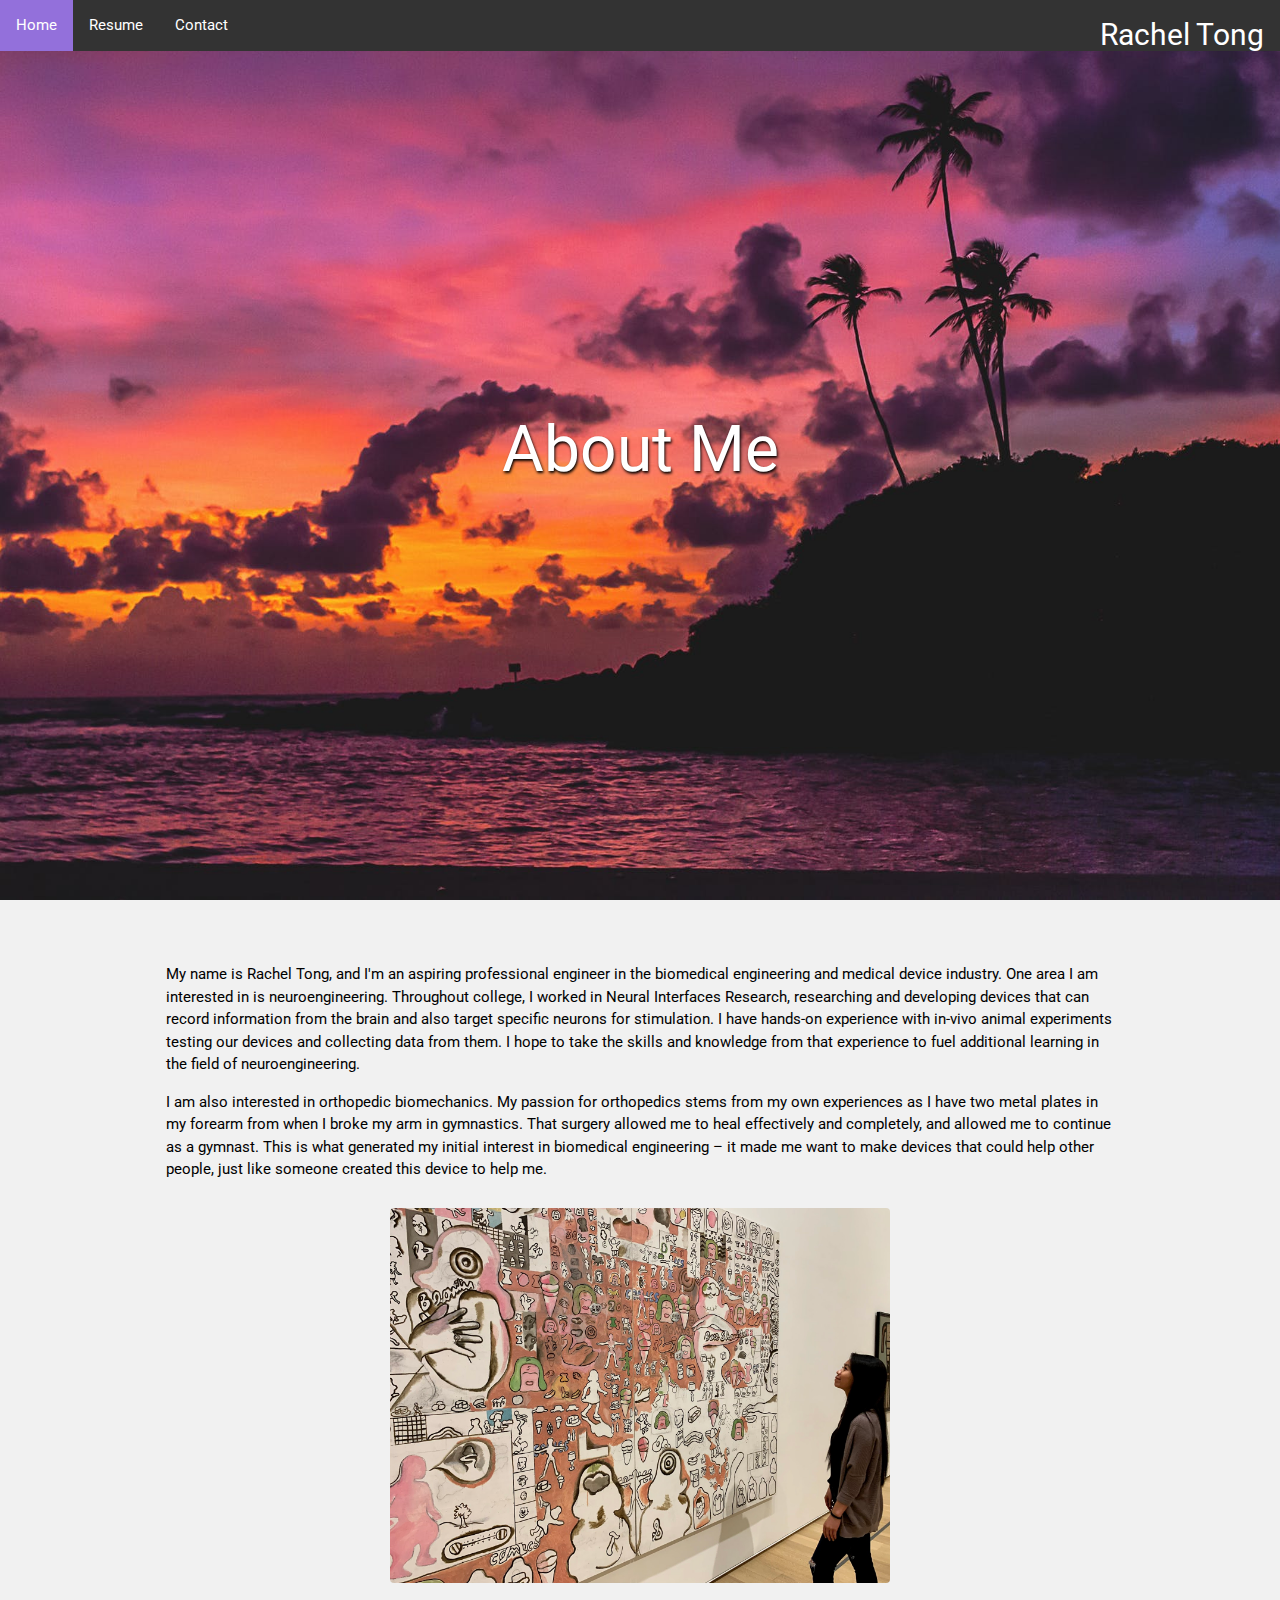
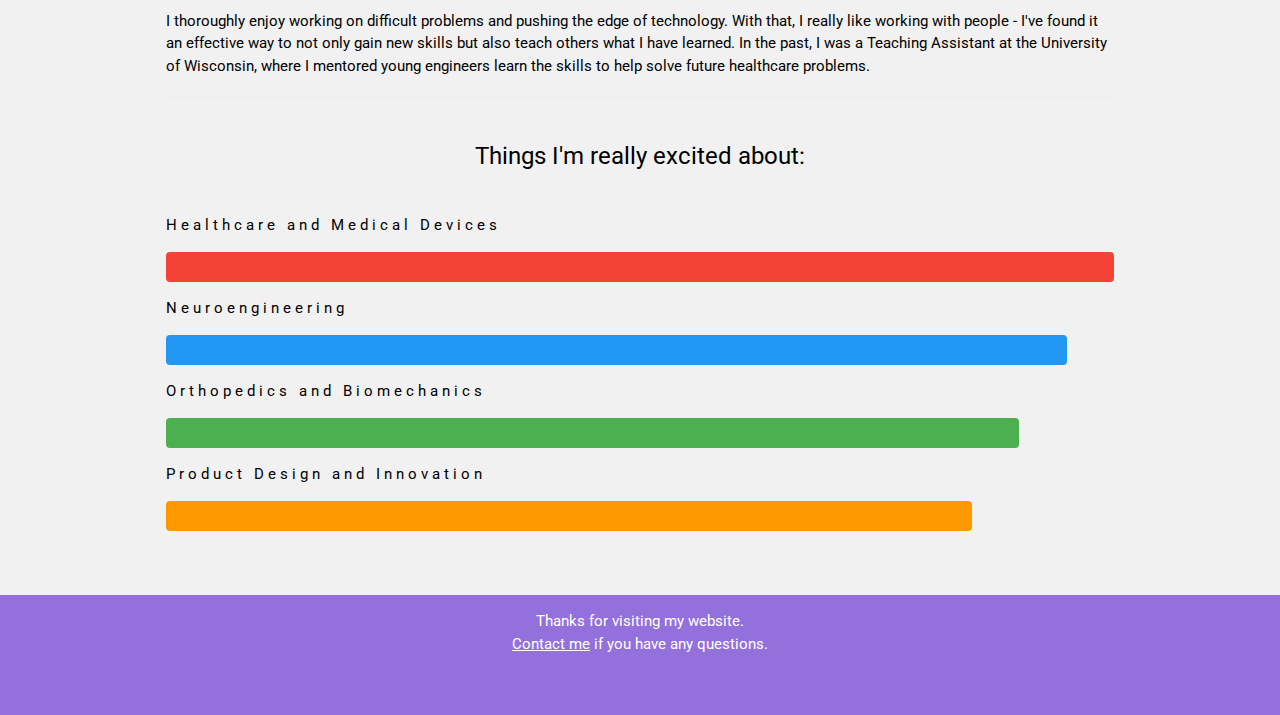
<file: index.html>
<!DOCTYPE html> 
<html>
<title>Rachel Tong</title>
<meta charset="UTF-8">
<meta name="viewport" content="width=device-width, initial-scale=1">
<link rel='stylesheet' href='https://fonts.googleapis.com/css?family=Roboto'>
<link rel="stylesheet" href="https://use.fontawesome.com/releases/v5.7.2/css/all.css" integrity="sha384-fnmOCqbTlWIlj8LyTjo7mOUStjsKC4pOpQbqyi7RrhN7udi9RwhKkMHpvLbHG9Sr" crossorigin="anonymous">
<link rel="stylesheet" href="homepage.css">
<link rel="stylesheet" href="main.css">

<body class="cn-light-grey">

    <!--Navigation Bar-->
    <ul class="nav_bar cn-top">
    
		<h1 class = "tool-bar-name cn-display-topright cn-margin-right">Rachel Tong</h1>
        <li class="nav_item"><a class="active_nav" href="index.html">Home</a></li>
        <!--<li class="nav_item"><a href="projects.html">Projects</a></li>-->
        <li class="nav_item"><a href="resume.html">Resume</a></li>
        <li class="nav_item"><a href="contactme.html">Contact</a></li>
    </ul>
	
    <!-- First Parallax Image with Logo Text -->
    <div class="bgimg-1 cn-display-container cn-opacity-min">
        <div class="cn-display-middle" style="cn-white-space:nowrap;">
            <span class="cn-centered cn-padding-medium cn-jumbo cn-animate-opacity cn-text-white">About Me</span>
        </div>
    </div>

    <!-- Container (About Section) -->
    <div class="cn-content cn-container cn-padding-48" id="about">
        <p>
        	My name is Rachel Tong, and I'm an aspiring professional engineer in the biomedical engineering and medical device industry. One area I am interested in is neuroengineering.
        	Throughout college, I worked in Neural Interfaces Research, researching and developing devices that can record information from the brain and also target specific neurons for stimulation. I have
        	hands-on experience with in-vivo animal experiments testing our devices and collecting data from them.
        	I hope to take the skills and knowledge from that experience to fuel additional learning in the field of neuroengineering.
        </p>
        <p>
			I am also interested in orthopedic biomechanics. My passion for orthopedics stems from my own experiences as I have two metal plates in my forearm from when I broke my arm in gymnastics.
			That surgery allowed me to heal effectively and completely, and allowed me to continue as a gymnast. This is what generated my initial interest in biomedical engineering – it made me want
			to make devices that could help other people, just like someone created this device to help me.
        </p>
       
        <div class="cn-row">
            <div class="cn-centered cn-padding-large">
                <img src="home/inspiration.jpg" class="cn-round cn-image" width="500" height="333">
            </div>
            
        </div>
        <p>
        	I thoroughly enjoy working on difficult problems and pushing the edge of technology. With that, I really like working with people - I've found it an effective way 
        	to not only gain new skills but also teach others what I have learned. In the past, I was a Teaching Assistant at the University of Wisconsin, where I mentored young
        	engineers learn the skills to help solve future healthcare problems.
        </p>
        
        <hr>
        <h3 class="cn-centered cn-padding-16">Things I'm really excited about:</h3>
        <p class="cn-wide"><i class="fas fa-heartbeat"></i> Healthcare and Medical Devices</p>
        <div class="cn-light-grey">
            <div class="cn-container cn-padding-small cn-red cn-centered cn-round" style="width:100%">&nbsp </div>
        </div>
        <p class="cn-wide"><i class="fas fa-brain"></i> Neuroengineering</p>
        <div class="cn-light-grey">
            <div class="cn-container cn-padding-small cn-blue cn-centered cn-round" style="width:95%">&nbsp </div>
        </div>
        <p class="cn-wide"><i class="fas fa-running"></i> Orthopedics and Biomechanics</p>
        <div class="cn-light-grey">
            <div class="cn-container cn-padding-small cn-green cn-centered cn-round" style="width:90%">&nbsp </div>
        </div>
        <p class="cn-wide"><i class="fas fa-laptop"></i> Product Design and Innovation</p>
        <div class="cn-light-grey">
            <div class="cn-container cn-padding-small cn-orange cn-centered cn-round" style="width:85%">&nbsp </div>
        </div>
    </div>

    <footer class="cn-container cn-purple cn-centered cn-margin-top">
        <p>Thanks for visiting my website.<br> <a href="contactme.html">Contact me</a> if you have any questions.</p>
        <br>
        <br>
    </footer>

<script>
	// Used to toggle the menu on small screens when clicking on the menu button
	function toggleFunction() {
		var x = document.getElementById("navDemo");
		if (x.className.indexOf("cn-show") == -1) {
			x.className += " cn-show";
		} else {
			x.className = x.className.replace(" cn-show", "");
		}
	}
</script>
</body>

</html>
</file>
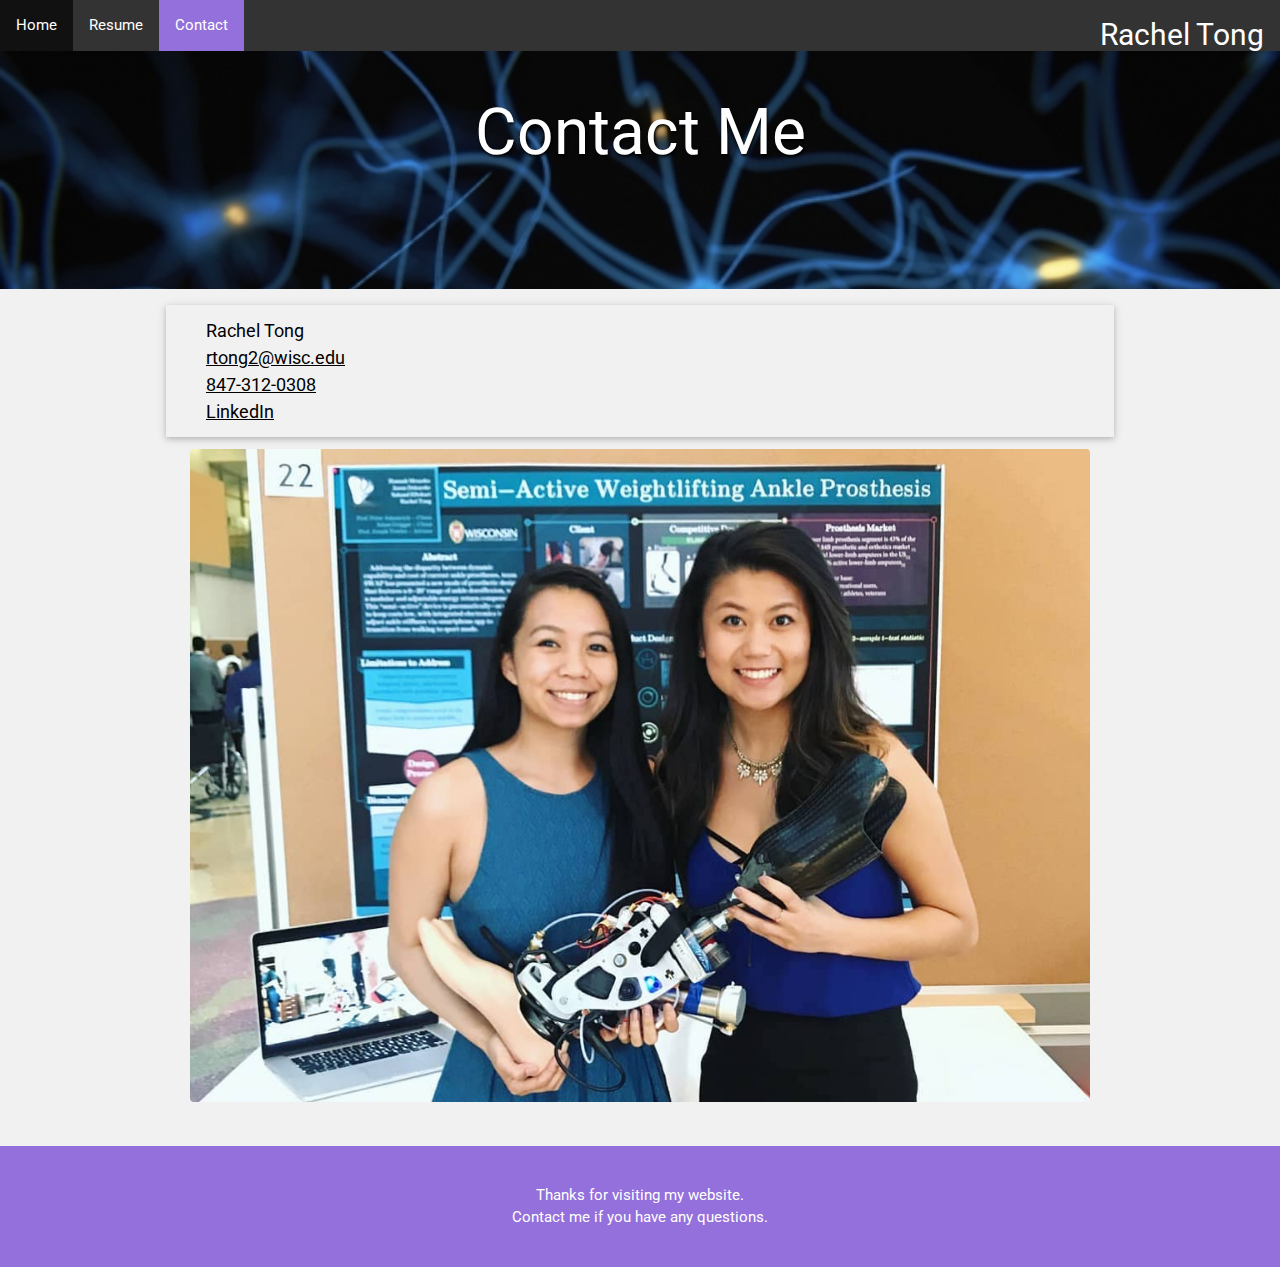
<file: contactme.html>
<!DOCTYPE html>
<html>
<title>Contact - Rachel Tong</title>
<meta charset="UTF-8">
<meta name="viewport" content="width=device-width, initial-scale=1">
<link rel="stylesheet" href="main.css">
<link rel='stylesheet' href='https://fonts.googleapis.com/css?family=Roboto'>
<link rel="stylesheet" href="https://use.fontawesome.com/releases/v5.7.2/css/all.css" integrity="sha384-fnmOCqbTlWIlj8LyTjo7mOUStjsKC4pOpQbqyi7RrhN7udi9RwhKkMHpvLbHG9Sr" crossorigin="anonymous">
<link rel="stylesheet" href="contactme.css">

<body class="cn-light-grey">
	<!--Navigation Bar-->
	<ul class="nav_bar cn-top">
        <h1 class = "tool-bar-name cn-display-topright cn-margin-right">Rachel Tong</h1>
		<li class = "nav_item"><a href="index.html">Home</a></li>
		<!--<li class = "nav_item"><a href="projects.html">Projects</a></li>-->
		<li class = "nav_item"><a href="resume.html">Resume</a></li>
		<li class = "nav_item"><a class="active_nav" href="contactme.html">Contact</a></li>
	</ul>
	
	
	<!-- Header -->
	<div class="contact_background cn-container cn-centered cn-purple cn-padding-large">
			<br><br>
			<h2 class="cn-centered cn-jumbo cn-margin cn-padding-large">Contact Me</h2>
			<h3><br></h3>
	</div>
	
   <div class="cn-content cn-container cn-padding-16" style="width:80%">
		<div class = "cn-padding-large cn-large cn-card">
			<i class="fas fa-user-alt fa-fw cn-margin-right cn-large cn-text-purple"></i>Rachel Tong
			<br>
			<i class="fas fa-envelope fa-fw cn-margin-right cn-large cn-text-purple"></i><a href="mailto:rtong2@wisc.edu?subject=Inquiry from your website">rtong2@wisc.edu</a>
			<br>
			<i class="fas fa-phone fa-fw cn-margin-right cn-large cn-text-purple"></i><a href="tel:1-847-312-0308">847-312-0308</a>
			<br>
			<i class="fab fa-linkedin-in fa-fw cn-margin-right cn-large cn-text-purple"></i><a href="https://www.linkedin.com/in/rachel-tong-887050106/">LinkedIn</a>			                    
			<br>
		</div>        
        
        <div class="cn-row">
            <div class="cn-centered cn-padding-large">
                <img src="contact/ankle.jpg" class="cn-round cn-image" style="width:100%; height:auto;">
            </div>
        </div>
        
	</div>

    <footer class="cn-container cn-purple cn-centered cn-margin-top">
        <br>
        <p>Thanks for visiting my website.<br> Contact me if you have any questions.</p>
        <br>
    </footer>


</body>

</html>
</file>
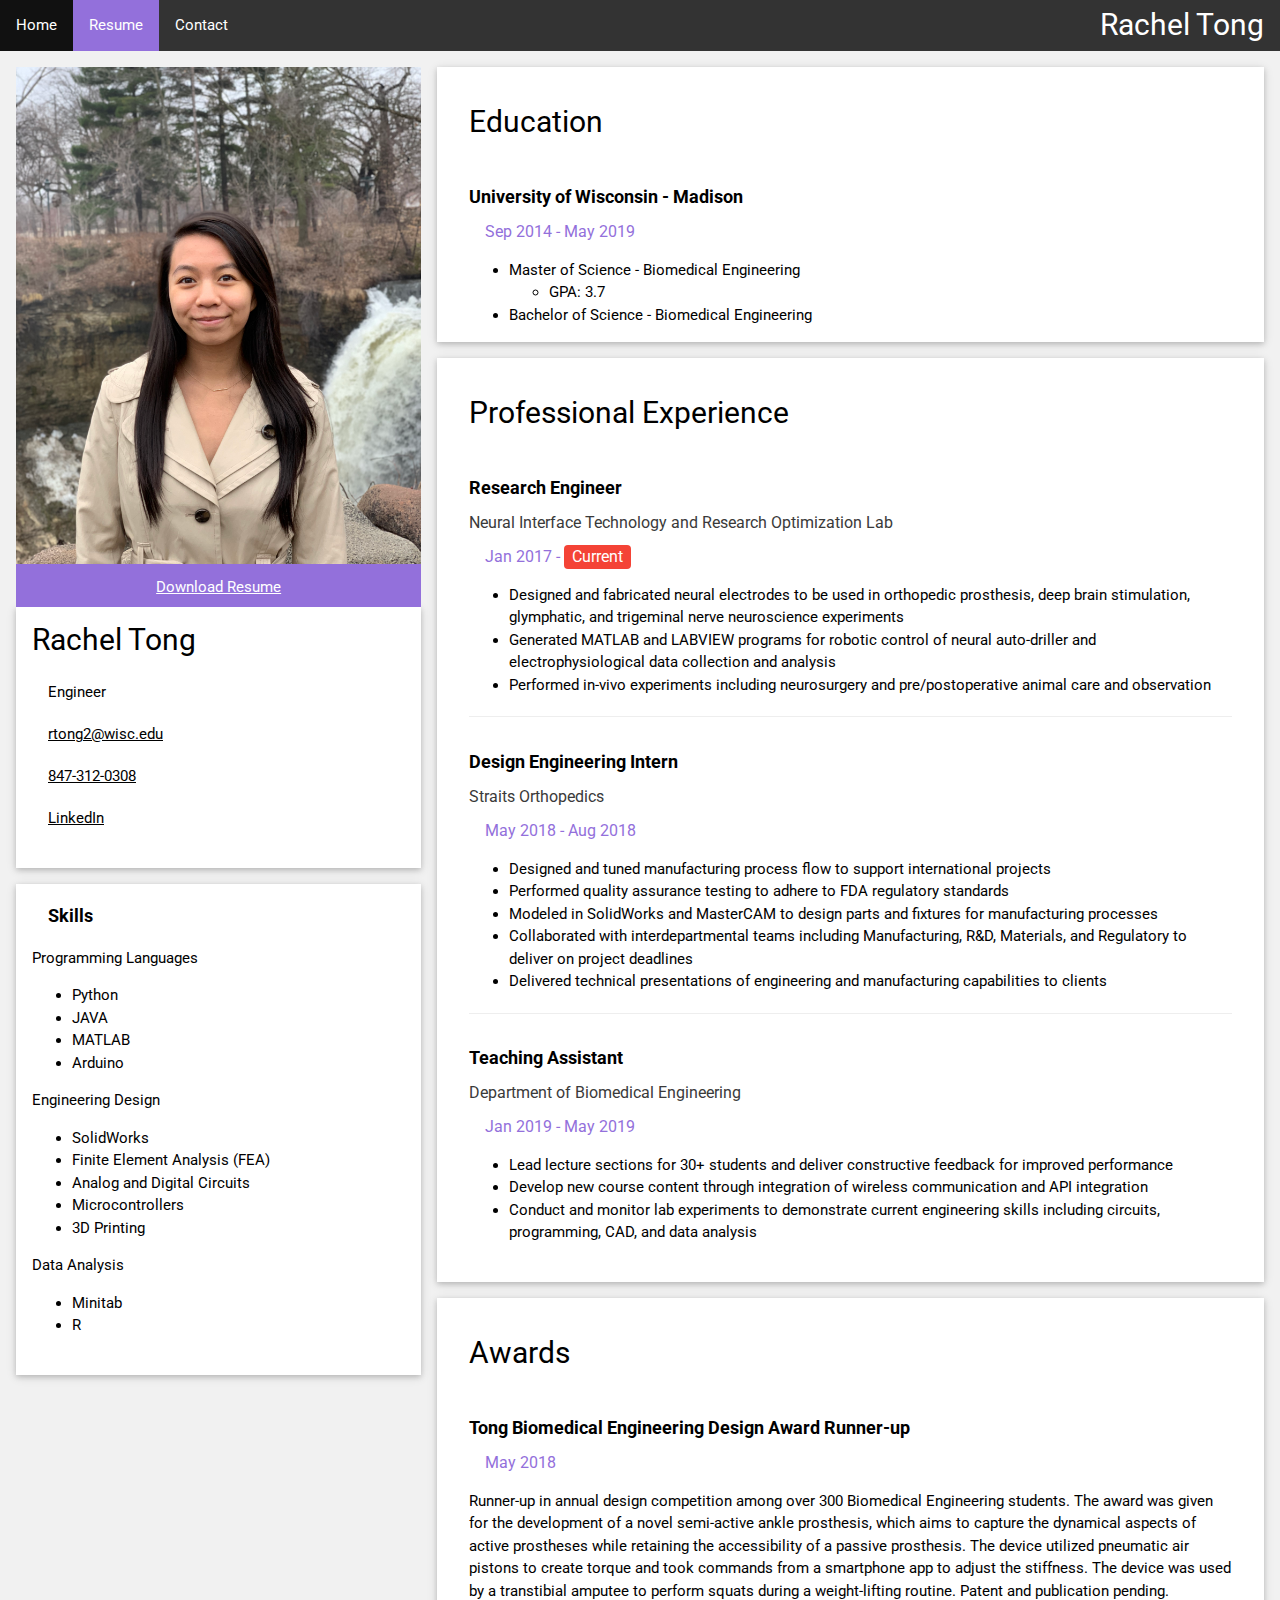
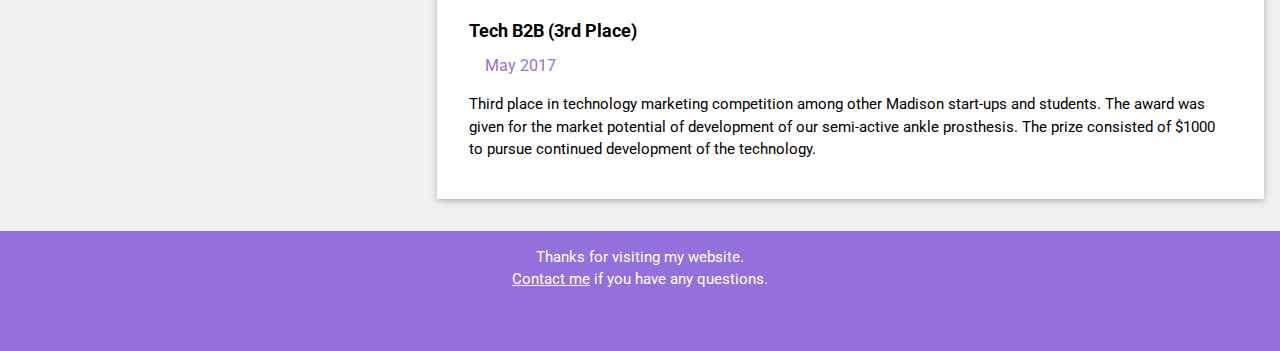
<file: resume.html>
<!DOCTYPE html>
<html>
<title>Resume - Rachel Tong</title>
<meta charset="UTF-8">
<meta name="viewport" content="width=device-width, initial-scale=1">
<link rel="stylesheet" href="https://www.w3schools.com/w3css/4/w3.css">
<link rel='stylesheet' href='https://fonts.googleapis.com/css?family=Roboto'>
<link rel="stylesheet" href="https://use.fontawesome.com/releases/v5.7.2/css/all.css" integrity="sha384-fnmOCqbTlWIlj8LyTjo7mOUStjsKC4pOpQbqyi7RrhN7udi9RwhKkMHpvLbHG9Sr" crossorigin="anonymous">
<link rel="stylesheet" href="main.css">


<body class="cn-light-grey">

	<!--Navigation Bar-->
	<ul class = "nav_bar">
		<h1 class = "tool-bar-name cn-display-topright cn-margin-right">Rachel Tong</h1>
		<li class = "nav_item"><a href="index.html">Home</a></li>
		<!--<li class = "nav_item"><a href="projects.html">Projects</a></li>-->
		<li class = "nav_item"><a class="active_nav" href="resume.html">Resume</a></li>
		<li class = "nav_item"><a href="contactme.html">Contact</a></li>
	</ul>
	
    <!-- Page Container -->
    <div class="cn-content cn-margin-top" style="max-width:1400px;">
		
        <!-- The Grid -->
        <div class="cn-row-padding">

            <!-- Left Column -->
            <div class="cn-third">
			
                <!--Picture and Info-->
                <div class="cn-display-container">
                    <!--Picture-->
                    <img src="resume/headshot.jpg" style="width:100%" alt="Avatar">
                    <div class = "cn-purple cn-display-bottomright cn-center cn-padding" style="width:100%">
                    	<i class="far fa-file-pdf fa-fw cn-large"></i><a href="resume/resume.pdf" target="_blank" download>Download Resume</a> 
                    </div>
                </div>

                <!--Info-->
                <div class="cn-container cn-card cn-white cn-margin-bottom">
                    <h2>Rachel Tong</h2>
                    <p><i class="fas fa-briefcase fa-fw cn-margin-right cn-large cn-text-purple"></i>Engineer</p>
                    <p><i class="fas fa-envelope fa-fw cn-margin-right cn-large cn-text-purple"></i><a href="mailto:rtong2@wisc.edu">rtong2@wisc.edu</a></p>
                    <p><i class="fas fa-phone fa-fw cn-margin-right cn-large cn-text-purple"></i><a href="tel:1-847-312-0308‬">847-312-0308</a></p>
                    <p><i class="fab fa-linkedin-in fa-fw cn-margin-right cn-large cn-text-purple"></i><a href="https://www.linkedin.com/in/rachel-tong-887050106/">LinkedIn</a></p> 
                    <br>
                </div>
                
                <div class="cn-container cn-card cn-white cn-margin-bottom" ">
                        <p class="cn-large "><b><i class="fas fa-pencil-ruler fa-fw cn-margin-right cn-text-purple "></i>Skills</b></p>
                        <p>Programming Languages 
                            <ul>
                                <li>Python</li>
                                <li>JAVA</li>
                                <li>MATLAB</li>
                                <li>Arduino</li>
                            </ul>
                        </p>

                        <p>Engineering Design
                            <ul>
                                <li>SolidWorks</li>
                                <li>Finite Element Analysis (FEA)</li>
                                <li>Analog and Digital Circuits</li>
                                <li>Microcontrollers</li>
                                <li>3D Printing</li>
                            </ul>
                        </p>

                        <p>Data Analysis
                            <ul>
                                <li>Minitab</li>
                                <li>R</li>
                            </ul>
                        </p>
                        <br>
                    </div>
                <br>

                <!-- End Left Column -->
            </div>

            <!-- Right Column -->
            <div class="cn-twothird ">


                <!--Education section-->
                <div class="cn-container cn-card cn-white cn-margin-bottom ">
                    <h2 class="cn-text-black cn-padding-16 "><i class="fas fa-university fa-fw cn-margin-right cn-xxlarge cn-text-purple "></i>Education</h2>
                    <div class="cn-container ">
                        <h5><b>University of Wisconsin - Madison</b></h5>
                        <h6 class="cn-text-purple "><i class="far fa-calendar-alt fa-fw cn-margin-right "></i>Sep 2014 - May 2019</h6>
                        <p>
                            <ul>
                                <li>Master of Science - Biomedical Engineering</li>
                                <ul><li>GPA: 3.7</li></ul>
                                <li>Bachelor of Science - Biomedical Engineering</li>
                            </ul>
                        </p>
                    </div>
                </div>
                <!--End education section-->

                <!--Experience section-->
                <div class="cn-container cn-card cn-white cn-margin-bottom ">
                    <h2 class="cn-text-black cn-padding-16 "><i class="far fa-building fa-fw cn-margin-right cn-xxlarge cn-text-purple "></i>Professional Experience</h2>
                    <div class="cn-container ">
                        <h5><b>Research Engineer</b></h5>
                        <h6 class="cn-text-dark-grey">Neural Interface Technology and Research Optimization Lab</h6>
                        <h6 class="cn-text-purple "><i class="far fa-calendar-alt fa-fw cn-margin-right "></i>Jan 2017 -  <span class="cn-tag cn-red cn-round ">Current</span></h6></h6>
                        <p>
                            <ul>
                                <li>Designed and fabricated neural electrodes to be used in orthopedic prosthesis, deep brain stimulation, glymphatic, and trigeminal nerve neuroscience experiments</li>
                                <li>Generated MATLAB and LABVIEW programs for robotic control of neural auto-driller and electrophysiological data collection and analysis</li>
                                <li>Performed in-vivo experiments including neurosurgery and pre/postoperative animal care and observation</li>
                            </ul>
                        </p>
                        <hr>
                    </div>
                    
                    <div class="cn-container ">
                        <h5><b>Design Engineering Intern</b></h5>
                        <h6 class="cn-text-dark-grey">Straits Orthopedics</h6>
                        <h6 class="cn-text-purple "><i class="far fa-calendar-alt fa-fw cn-margin-right "></i>May 2018 - Aug 2018</h6>
                        <p>
                            <ul>
                                <li>Designed and tuned manufacturing process flow to support international projects</li>
                                <li>Performed quality assurance testing to adhere to FDA regulatory standards</li>
								<li>Modeled in SolidWorks and MasterCAM to design parts and fixtures for manufacturing processes</li>
								<li>Collaborated with interdepartmental teams including Manufacturing, R&D, Materials, and Regulatory to deliver on project deadlines</li>
								<li>Delivered technical presentations of engineering and manufacturing capabilities to clients</li>
                            </ul>
                        </p>
                        <hr>
                    </div>

                    <div class="cn-container ">
                        <h5><b>Teaching Assistant</b></h5>
                        <h6 class="cn-text-dark-grey">Department of Biomedical Engineering</h6>
                        <h6 class="cn-text-purple "><i class="far fa-calendar-alt fa-fw cn-margin-right "></i>Jan 2019 - May 2019</h6>
                        <p>
                            <ul>
                                <li>Lead lecture sections for 30+ students and deliver constructive feedback for improved performance</li>
                                <li>Develop new course content through integration of wireless communication and API integration</li>
                                <li>Conduct and monitor lab experiments to demonstrate current engineering skills including circuits, programming, CAD, and data analysis</li>
                            </ul>
                        </p>
                        <br>
                    </div>
                </div>
                <!--End experience section-->

                <!--Awards & Publications section-->
                <div class="cn-container cn-card cn-white cn-margin-bottom ">
                    <h2 class="cn-text-black cn-padding-16 "><i class="fas fa-award fa-fw cn-margin-right cn-xxlarge cn-text-purple "></i>Awards</h2>
                    <div class="cn-container">
                        <h5><b>Tong Biomedical Engineering Design Award Runner-up</b></h5>
                        <h6 class="cn-text-purple "><i class="far fa-calendar-alt fa-fw cn-margin-right "></i>May 2018</h6>
                        <p>
                           Runner-up in annual design competition among over 300 Biomedical Engineering students. The award was given for the development of a
                           novel semi-active ankle prosthesis, which aims to capture the dynamical aspects of active prostheses while retaining the accessibility of a passive prosthesis.
                           The device utilized pneumatic air pistons to create torque and took commands from a smartphone app to adjust the stiffness. The device was used by a transtibial amputee
                           to perform squats during a weight-lifting routine. Patent and publication pending.
                        </p>
                        
                        <h5><b>Tech B2B (3rd Place)</b></h5>
                        <h6 class="cn-text-purple "><i class="far fa-calendar-alt fa-fw cn-margin-right "></i>May 2017</h6>
                        <p>
                           Third place in technology marketing competition among other Madison start-ups and students. The award was given for the market potential of development of our
                           semi-active ankle prosthesis. The prize consisted of $1000 to pursue continued development of the technology.
                        </p>
                        <br>
                    </div>
                </div>
                <!--End awards/publications section-->

                <!-- End Right Column -->
            </div>

            <!-- End Grid -->
        </div>

        <!-- End Page Container -->
    </div>

    <footer class="cn-container cn-purple cn-centered cn-margin-top">
        <p>Thanks for visiting my website.<br> <a href="contactme.html">Contact me</a> if you have any questions.</p>
        <br>
        <br>
    </footer>

</body>

</html>
</file>
<file: homepage.css>
body, html {
	height: 100%;
}

/* Create a Parallax Effect */
.bgimg-1{
  background-attachment: fixed;
  background-position: center;
  background-repeat: no-repeat;
  background-size: cover;
}

/* First image (Logo. Full height) */
.bgimg-1 {
  background-image: url('home/background.jpg');
  min-height: 100%;
  text-shadow: 1px 2px 3px #000000;
}
</file>
<file: contactme.css>
/* First image (Logo. Full height) */
.contact_background {
  background-image: url('contact/contact.jpg');
  width: 100%
  background-position: center;
  background-repeat: no-repeat;
  background-size: cover;
  text-shadow: 1px 2px 3px #000000;
}
</file>
<file: main.css>
html {
	box-sizing: border-box
}

*,
*:before,
*:after {
	box-sizing: inherit
}


/* Extract from normalize.css by Nicolas Gallagher and Jonathan Neal git.io/normalize */

html {
	-ms-text-size-adjust: 100%;
	-webkit-text-size-adjust: 100%
}

body {
	margin: 0
}

article,
aside,
details,
figcaption,
figure,
footer,
header,
main,
menu,
nav,
section,
summary {
	display: block
}

audio,
canvas,
progress,
video {
	display: inline-block
}

progress {
	vertical-align: baseline
}

audio:not([controls]) {
	display: none;
	height: 0
}

[hidden],
template {
	display: none
}

a {
	background-color: transparent;
	-webkit-text-decoration-skip: objects
}

a:active,
a:hover {
	outline-width: 0
}

abbr[title] {
	border-bottom: none;
	text-decoration: underline;
	text-decoration: underline dotted
}

dfn {
	font-style: italic
}

mark {
	background: #ff0;
	color: #000
}

small {
	font-size: 80%
}

sub,
sup {
	font-size: 75%;
	line-height: 0;
	position: relative;
	vertical-align: baseline
}

sub {
	bottom: -0.25em
}

sup {
	top: -0.5em
}

figure {
	margin: 1em 40px
}

img {
	border-style: none
}

svg:not(:root) {
	overflow: hidden
}

code,
kbd,
pre,
samp {
	font-family: monospace, monospace;
	font-size: 1em
}

hr {
	box-sizing: content-box;
	height: 0;
	overflow: visible
}

button,
input,
select,
textarea {
	font: inherit;
	margin: 0
}

optgroup {
	font-weight: bold
}

button,
input {
	overflow: visible
}

button,
select {
	text-transform: none
}

button,
html [type=button],
[type=reset],
[type=submit] {
	-webkit-appearance: button
}

button::-moz-focus-inner,
[type=button]::-moz-focus-inner,
[type=reset]::-moz-focus-inner,
[type=submit]::-moz-focus-inner {
	border-style: none;
	padding: 0
}

button:-moz-focusring,
[type=button]:-moz-focusring,
[type=reset]:-moz-focusring,
[type=submit]:-moz-focusring {
	outline: 1px dotted ButtonText
}

fieldset {
	border: 1px solid #c0c0c0;
	margin: 0 2px;
	padding: .35em .625em .75em
}

legend {
	color: inherit;
	display: table;
	max-width: 100%;
	padding: 0;
	white-space: normal
}

textarea {
	overflow: auto
}

[type=checkbox],
[type=radio] {
	padding: 0
}

[type=number]::-webkit-inner-spin-button,
[type=number]::-webkit-outer-spin-button {
	height: auto
}

[type=search] {
	-webkit-appearance: textfield;
	outline-offset: -2px
}

[type=search]::-webkit-search-cancel-button,
[type=search]::-webkit-search-decoration {
	-webkit-appearance: none
}

::-webkit-input-placeholder {
	color: inherit;
	opacity: 0.54
}

::-webkit-file-upload-button {
	-webkit-appearance: button;
	font: inherit
}

/* End extract */

html,
body {
	font-family: Verdana, sans-serif;
	font-size: 15px;
	line-height: 1.5
}

html {
	overflow-x: hidden
}

h1 {
	font-size: 36px
}

h2 {
	font-size: 30px
}

h3 {
	font-size: 24px
}

h4 {
	font-size: 20px
}

h5 {
	font-size: 18px
}

h6 {
	font-size: 16px
}

.cn-serif {
	font-family: serif
}

h1,
h2,
h3,
h4,
h5,
h6 {
	font-family: "Segoe UI", Arial, sans-serif;
	font-weight: 400;
}

h1{
	color: white;
	font-size: 30px;
	line-height: 1
}

.cn-wide {
	letter-spacing: 4px
}

hr {
	border: 0;
	border-top: 1px solid #eee;
	margin: 20px 0
}

.cn-image {
	max-width: 100%;
	height: auto
}

img {
	vertical-align: middle
}

a {
	color: inherit
}

.cn-table,
.cn-table-all {
	border-collapse: collapse;
	border-spacing: 0;
	width: 100%;
	display: table
}

.cn-table-all {
	border: 1px solid #ccc
}

.cn-bordered tr,
.cn-table-all tr {
	border-bottom: 1px solid #ddd
}

.cn-striped tbody tr:nth-child(even) {
	background-color: #f1f1f1
}

.cn-table-all tr:nth-child(odd) {
	background-color: #fff
}

.cn-table-all tr:nth-child(even) {
	background-color: #f1f1f1
}

.cn-hoverable tbody tr:hover,
.cn-ul.cn-hoverable li:hover {
	background-color: #ccc
}

.cn-centered tr th,
.cn-centered tr td {
	text-align: center
}

.cn-table td,
.cn-table th,
.cn-table-all td,
.cn-table-all th {
	padding: 8px 8px;
	display: table-cell;
	text-align: left;
	vertical-align: top
}

.cn-table th:first-child,
.cn-table td:first-child,
.cn-table-all th:first-child,
.cn-table-all td:first-child {
	padding-left: 16px
}

.cn-btn,
.cn-button {
	border: none;
	display: inline-block;
	padding: 8px 16px;
	vertical-align: middle;
	overflow: hidden;
	text-decoration: none;
	color: inherit;
	background-color: inherit;
	text-align: center;
	cursor: pointer;
	white-space: nowrap
}

.cn-btn:hover {
	box-shadow: 0 8px 16px 0 rgba(0, 0, 0, 0.2), 0 6px 20px 0 rgba(0, 0, 0, 0.19)
}

.cn-btn,
.cn-button {
	-webkit-touch-callout: none;
	-webkit-user-select: none;
	-khtml-user-select: none;
	-moz-user-select: none;
	-ms-user-select: none;
	user-select: none
}

.cn-disabled,
.cn-btn:disabled,
.cn-button:disabled {
	cursor: not-allowed;
	opacity: 0.3
}

.cn-disabled *,
:disabled * {
	pointer-events: none
}

.cn-btn.cn-disabled:hover,
.cn-btn:disabled:hover {
	box-shadow: none
}

.cn-badge,
.cn-tag {
	background-color: #000;
	color: #fff;
	display: inline-block;
	padding-left: 8px;
	padding-right: 8px;
	text-align: center
}

.cn-badge {
	border-radius: 50%
}

.cn-ul {
	list-style-type: none;
	padding: 0;
	margin: 0
}

.cn-ul li {
	padding: 8px 16px;
	border-bottom: 1px solid #ddd
}

.cn-ul li:last-child {
	border-bottom: none
}

.cn-input {
	padding: 8px;
	display: block;
	border: none;
	border-bottom: 1px solid #ccc;
	width: 100%
}

.cn-select {
	padding: 9px 0;
	width: 100%;
	border: none;
	border-bottom: 1px solid #ccc
}

.cn-dropdown-click,
.cn-dropdown-hover {
	position: relative;
	display: inline-block;
	cursor: pointer
}

.cn-dropdown-hover:hover .cn-dropdown-content {
	display: block
}

.cn-dropdown-hover:first-child,
.cn-dropdown-click:hover {
	background-color: #ccc;
	color: #000
}

.cn-dropdown-hover:hover>.cn-button:first-child,
.cn-dropdown-click:hover>.cn-button:first-child {
	background-color: #ccc;
	color: #000
}

.cn-dropdown-content {
	cursor: auto;
	color: #000;
	background-color: #fff;
	display: none;
	position: absolute;
	min-width: 160px;
	margin: 0;
	padding: 0;
	z-index: 1
}

.cn-check,
.cn-radio {
	width: 24px;
	height: 24px;
	position: relative;
	top: 6px
}

.cn-sidebar {
	height: 100%;
	width: 200px;
	background-color: #fff;
	position: fixed!important;
	z-index: 1;
	overflow: auto
}

.cn-bar-block .cn-dropdown-hover,
.cn-bar-block .cn-dropdown-click {
	width: 100%
}

.cn-bar-block .cn-dropdown-hover .cn-dropdown-content,
.cn-bar-block .cn-dropdown-click .cn-dropdown-content {
	min-width: 100%
}

.cn-bar-block .cn-dropdown-hover .cn-button,
.cn-bar-block .cn-dropdown-click .cn-button {
	width: 100%;
	text-align: left;
	padding: 8px 16px
}

.cn-main,
#main {
	transition: margin-left .4s
}

.cn-modal {
	z-index: 3;
	display: none;
	padding-top: 100px;
	position: fixed;
	left: 0;
	top: 0;
	width: 100%;
	height: 100%;
	overflow: auto;
	background-color: rgb(0, 0, 0);
	background-color: rgba(0, 0, 0, 0.4)
}

.cn-modal-content {
	margin: auto;
	background-color: #fff;
	position: relative;
	padding: 0;
	outline: 0;
	width: 600px
}

.cn-bar {
	width: 100%;
	overflow: hidden
}

.cn-center .cn-bar {
	display: inline-block;
	width: auto
}

.cn-bar .cn-bar-item {
	padding: 8px 16px;
	float: left;
	width: auto;
	border: none;
	display: block;
	outline: 0
}

.cn-bar .cn-dropdown-hover,
.cn-bar .cn-dropdown-click {
	position: static;
	float: left
}

.cn-bar .cn-button {
	white-space: normal
}

.cn-bar-block .cn-bar-item {
	width: 100%;
	display: block;
	padding: 8px 16px;
	text-align: left;
	border: none;
	white-space: normal;
	float: none;
	outline: 0
}

.cn-bar-block.cn-center .cn-bar-item {
	text-align: center
}

.cn-block {
	display: block;
	width: 100%
}

.cn-responsive {
	display: block;
	overflow-x: auto
}

.cn-container:after,
.cn-container:before,
.cn-panel:after,
.cn-panel:before,
.cn-row:after,
.cn-row:before,
.cn-row-padding:after,
.cn-row-padding:before,
.cn-cell-row:before,
.cn-cell-row:after,
.cn-clear:after,
.cn-clear:before,
.cn-bar:before,
.cn-bar:after {
	content: "";
	display: table;
	clear: both
}

.cn-col,
.cn-half,
.cn-third,
.cn-twothird,
.cn-threequarter,
.cn-quarter {
	float: left;
	width: 100%;
	height: 100%;
}

.cn-col.s1 {
	width: 8.33333%
}

.cn-col.s2 {
	width: 16.66666%
}

.cn-col.s3 {
	width: 24.99999%
}

.cn-col.s4 {
	width: 33.33333%
}

.cn-col.s5 {
	width: 41.66666%
}

.cn-col.s6 {
	width: 49.99999%
}

.cn-col.s7 {
	width: 58.33333%
}

.cn-col.s8 {
	width: 66.66666%
}

.cn-col.s9 {
	width: 74.99999%
}

.cn-col.s10 {
	width: 83.33333%
}

.cn-col.s11 {
	width: 91.66666%
}

.cn-col.s12 {
	width: 99.99999%
}

@media (min-width:601px) {
	.cn-col.m1 {
		width: 8.33333%
	}
	.cn-col.m2 {
		width: 16.66666%
	}
	.cn-col.m3,
	.cn-quarter {
		width: 24.99999%
	}
	.cn-col.m4,
	.cn-third {
		width: 33.33333%
	}
	.cn-col.m5 {
		width: 41.66666%
	}
	.cn-col.m6,
	.cn-half {
		width: 49.99999%
	}
	.cn-col.m7 {
		width: 58.33333%
	}
	.cn-col.m8,
	.cn-twothird {
		width: 66.66666%
	}
	.cn-col.m9,
	.cn-threequarter {
		width: 74.99999%
	}
	.cn-col.m10 {
		width: 83.33333%
	}
	.cn-col.m11 {
		width: 91.66666%
	}
	.cn-col.m12 {
		width: 99.99999%
	}
}

@media (min-width:993px) {
	.cn-col.l1 {
		width: 8.33333%
	}
	.cn-col.l2 {
		width: 16.66666%
	}
	.cn-col.l3 {
		width: 24.99999%
	}
	.cn-col.l4 {
		width: 33.33333%
	}
	.cn-col.l5 {
		width: 41.66666%
	}
	.cn-col.l6 {
		width: 49.99999%
	}
	.cn-col.l7 {
		width: 58.33333%
	}
	.cn-col.l8 {
		width: 66.66666%
	}
	.cn-col.l9 {
		width: 74.99999%
	}
	.cn-col.l10 {
		width: 83.33333%
	}
	.cn-col.l11 {
		width: 91.66666%
	}
	.cn-col.l12 {
		width: 99.99999%
	}
}

.cn-rest {
	overflow: hidden
}

.cn-stretch {
	margin-left: -16px;
	margin-right: -16px
}

.cn-content,
.cn-auto {
	margin-left: auto;
	margin-right: auto
}

.cn-content {
	max-width: 980px
}

.cn-auto {
	max-width: 1140px
}

.cn-cell-row {
	display: table;
	width: 100%
}

.cn-cell {
	display: table-cell
}

.cn-cell-top {
	vertical-align: top
}

.cn-cell-middle {
	vertical-align: middle
}

.cn-cell-bottom {
	vertical-align: bottom
}

.cn-hide {
	display: none!important
}

.cn-show-block,
.cn-show {
	display: block!important
}

.cn-show-inline-block {
	display: inline-block!important
}

@media (max-width:1205px) {
	.cn-auto {
		max-width: 95%
	}
}

@media (max-width:600px) {
	.cn-modal-content {
		margin: 0 10px;
		width: auto!important
	}
	.cn-modal {
		padding-top: 30px
	}
	.cn-dropdown-hover.cn-mobile .cn-dropdown-content,
	.cn-dropdown-click.cn-mobile .cn-dropdown-content {
		position: relative
	}
	.cn-hide-small {
		display: none!important
	}
	.cn-mobile {
		display: block;
		width: 100%!important
	}
	.cn-bar-item.cn-mobile,
	.cn-dropdown-hover.cn-mobile,
	.cn-dropdown-click.cn-mobile {
		text-align: center
	}
	.cn-dropdown-hover.cn-mobile,
	.cn-dropdown-hover.cn-mobile .cn-btn,
	.cn-dropdown-hover.cn-mobile .cn-button,
	.cn-dropdown-click.cn-mobile,
	.cn-dropdown-click.cn-mobile .cn-btn,
	.cn-dropdown-click.cn-mobile .cn-button {
		width: 100%
	}
}

@media (max-width:768px) {
	.cn-modal-content {
		width: 500px
	}
	.cn-modal {
		padding-top: 50px
	}
}

@media (min-width:993px) {
	.cn-modal-content {
		width: 900px
	}
	.cn-hide-large {
		display: none!important
	}
	.cn-sidebar.cn-collapse {
		display: block!important
	}
}

@media (max-width:992px) and (min-width:601px) {
	.cn-hide-medium {
		display: none!important
	}
}

@media (max-width:992px) {
	.cn-sidebar.cn-collapse {
		display: none
	}
	.cn-main {
		margin-left: 0!important;
		margin-right: 0!important
	}
	.cn-auto {
		max-width: 100%
	}
}

.cn-top,
.cn-bottom {
	position: fixed;
	width: 100%;
	z-index: 1
}

.cn-top {
	top: 0
}

.cn-bottom {
	bottom: 0
}

.cn-overlay {
	position: fixed;
	display: none;
	width: 100%;
	height: 100%;
	top: 0;
	left: 0;
	right: 0;
	bottom: 0;
	background-color: rgba(0, 0, 0, 0.5);
	z-index: 2
}

.cn-display-topleft {
	position: absolute;
	left: 0;
	top: 0
}

.cn-display-topright {
	position: absolute;
	right: 0;
	top: 0
}

.cn-display-bottomleft {
	position: absolute;
	left: 0;
	bottom: 0
}

.cn-display-bottomright {
	position: absolute;
	right: 0;
	bottom: 0
}

.cn-display-middle {
	position: absolute;
	top: 50%;
	left: 50%;
	transform: translate(-50%, -50%);
	-ms-transform: translate(-50%, -50%)
}

.cn-display-left {
	position: absolute;
	top: 50%;
	left: 0%;
	transform: translate(0%, -50%);
	-ms-transform: translate(-0%, -50%)
}

.cn-display-right {
	position: absolute;
	top: 50%;
	right: 0%;
	transform: translate(0%, -50%);
	-ms-transform: translate(0%, -50%)
}

.cn-display-topmiddle {
	position: absolute;
	left: 50%;
	top: 0;
	transform: translate(-50%, 0%);
	-ms-transform: translate(-50%, 0%)
}

.cn-display-bottommiddle {
	position: absolute;
	left: 50%;
	bottom: 0;
	transform: translate(-50%, 0%);
	-ms-transform: translate(-50%, 0%)
}

.cn-display-container{
position:relative
}

.cn-display-container:hover .cn-display-hover {
	display: block
}

.cn-display-container:hover span.cn-display-hover {
	display: inline-block
}

.cn-display-hover {
	display: none
}

.cn-display-position {
	position: absolute
}

.cn-circle {
	border-radius: 50%
}

.cn-round-small {
	border-radius: 2px
}

.cn-round,
.cn-round-medium {
	border-radius: 4px
}

.cn-round-large {
	border-radius: 8px
}

.cn-round-xlarge {
	border-radius: 16px
}

.cn-round-xxlarge {
	border-radius: 32px
}

.cn-row-padding,
.cn-row-padding>.cn-half,
.cn-row-padding>.cn-third,
.cn-row-padding>.cn-twothird,
.cn-row-padding>.cn-threequarter,
.cn-row-padding>.cn-quarter,
.cn-row-padding>.cn-col {
	padding: 0 8px
}

.cn-container,
.cn-panel {
	padding: 0.01em 16px
}

.cn-card,
.cn-card-2 {
	box-shadow: 0 2px 5px 0 rgba(0, 0, 0, 0.16), 0 2px 10px 0 rgba(0, 0, 0, 0.12)
}

.cn-card-4,
.cn-hover-shadow:hover {
	box-shadow: 0 4px 10px 0 rgba(0, 0, 0, 0.2), 0 4px 20px 0 rgba(0, 0, 0, 0.19)
}


.cn-opacity,
.cn-hover-opacity:hover {
	opacity: 0.60
}

.cn-opacity-off,
.cn-hover-opacity-off:hover {
	opacity: 1
}

.cn-tiny {
	font-size: 10px!important
}

.cn-small {
	font-size: 12px!important
}

.cn-medium {
	font-size: 15px!important
}

.cn-large {
	font-size: 18px!important
}

.cn-xlarge {
	font-size: 24px!important
}

.cn-xxlarge {
	font-size: 36px!important
}

.cn-xxxlarge {
	font-size: 48px!important
}

.cn-jumbo {
	font-size: 64px!important
}

.cn-left-align {
	text-align: left!important
}

.cn-right-align {
	text-align: right!important
}

.cn-justify {
	text-align: justify!important
}

.cn-center {
	text-align: center!important
}

.cn-border-0 {
	border: 0!important
}

.cn-border {
	border: 1px solid #ccc!important
}

.cn-border-top {
	border-top: 1px solid #ccc!important
}

.cn-border-bottom {
	border-bottom: 1px solid #ccc!important
}

.cn-border-left {
	border-left: 1px solid #ccc!important
}

.cn-border-right {
	border-right: 1px solid #ccc!important
}

.cn-topbar {
	border-top: 6px solid #ccc!important
}

.cn-bottombar {
	border-bottom: 6px solid #ccc!important
}

.cn-leftbar {
	border-left: 6px solid #ccc!important
}

.cn-rightbar {
	border-right: 6px solid #ccc!important
}

.cn-section,
.cn-code {
	margin-top: 16px!important;
	margin-bottom: 16px!important
}

.cn-margin {
	margin: 16px!important
}

.cn-margin-top {
	margin-top: 16px!important
}

.cn-margin-bottom {
	margin-bottom: 16px!important
}

.cn-margin-left {
	margin-left: 16px!important
}

.cn-margin-right {
	margin-right: 16px!important
}

.cn-padding-small {
	padding: 4px 8px!important
}

.cn-padding {
	padding: 8px 16px!important
}

.cn-padding-large {
	padding: 12px 24px!important
}

.cn-padding-16 {
	padding-top: 16px!important;
	padding-bottom: 16px!important
}

.cn-padding-24 {
	padding-top: 24px!important;
	padding-bottom: 24px!important
}

.cn-padding-32 {
	padding-top: 32px!important;
	padding-bottom: 32px!important
}

.cn-padding-48 {
	padding-top: 48px!important;
	padding-bottom: 48px!important
}

.cn-padding-64 {
	padding-top: 64px!important;
	padding-bottom: 64px!important
}

.cn-left {
	float: left!important
}

.cn-right {
	float: right!important
}

.cn-button:hover {
	color: #000!important;
	background-color: #2196F3!important
}

.cn-transparent,
.cn-hover-none:hover {
	background-color: transparent!important
}

.cn-hover-none:hover {
	box-shadow: none!important
}


/* Colors */

.cn-amber,
.cn-hover-amber:hover {
	color: #000!important;
	background-color: #ffc107!important
}

.cn-aqua,
.cn-hover-aqua:hover {
	color: #000!important;
	background-color: #00ffff!important
}

.cn-blue,
.cn-hover-blue:hover {
	color: #fff!important;
	background-color: #2196F3!important
}

.cn-light-blue,
.cn-hover-light-blue:hover {
	color: #000!important;
	background-color: #87CEEB!important
}

.cn-brown,
.cn-hover-brown:hover {
	color: #fff!important;
	background-color: #795548!important
}

.cn-cyan,
.cn-hover-cyan:hover {
	color: #000!important;
	background-color: #00bcd4!important
}

.cn-blue-grey,
.cn-hover-blue-grey:hover,
.cn-blue-gray,
.cn-hover-blue-gray:hover {
	color: #fff!important;
	background-color: #607d8b!important
}

.cn-green,
.cn-hover-green:hover {
	color: #fff!important;
	background-color: #4CAF50!important
}

.cn-light-green,
.cn-hover-light-green:hover {
	color: #000!important;
	background-color: #8bc34a!important
}

.cn-indigo,
.cn-hover-indigo:hover {
	color: #fff!important;
	background-color: #3f51b5!important
}

.cn-khaki,
.cn-hover-khaki:hover {
	color: #000!important;
	background-color: #f0e68c!important
}

.cn-lime,
.cn-hover-lime:hover {
	color: #000!important;
	background-color: #cddc39!important
}

.cn-orange,
.cn-hover-orange:hover {
	color: #000!important;
	background-color: #ff9800!important
}

.cn-deep-orange,
.cn-hover-deep-orange:hover {
	color: #fff!important;
	background-color: #ff5722!important
}

.cn-pink,
.cn-hover-pink:hover {
	color: #fff!important;
	background-color: #e91e63!important
}

.cn-purple,
.cn-hover-purple:hover {
	color: #fff!important;
	background-color: #9370DB!important;
}

.cn-text-purple,
.cn-hover-text-purple:hover {
	color: #9370DB!important;
}

.cn-deep-purple,
.cn-hover-deep-purple:hover {
	color: #fff!important;
	background-color: #673ab7!important
}

.cn-red,
.cn-hover-red:hover {
	color: #fff!important;
	background-color: #f44336!important
}


.cn-white,
.cn-hover-white:hover {
	color: #000!important;
	background-color: #fff!important
}

.cn-black,
.cn-hover-black:hover {
	color: #fff!important;
	background-color: #000!important
}

.cn-grey,
.cn-hover-grey:hover,
.cn-gray,
.cn-hover-gray:hover {
	color: #000!important;
	background-color: #9e9e9e!important
}

.cn-light-grey,
.cn-hover-light-grey:hover,
.cn-light-gray,
.cn-hover-light-gray:hover {
	color: #000!important;
	background-color: #f1f1f1!important
}

.cn-dark-grey,
.cn-hover-dark-grey:hover,
.cn-dark-gray,
.cn-hover-dark-gray:hover {
	color: #fff!important;
	background-color: #616161!important
}

.cn-pale-blue,
.cn-hover-pale-blue:hover {
	color: #000!important;
	background-color: #ddffff!important
}

.cn-text-blue,
.cn-hover-text-blue:hover {
	color: #2196F3!important
}

.cn-text-green,
.cn-hover-text-green:hover {
	color: #4CAF50!important
}

.cn-text-light-blue,
.cn-hover-text-light-blue:hover {
	color: #87CEEB!important
}

.cn-text-blue-grey,
.cn-hover-text-blue-grey:hover,
.cn-text-blue-gray,
.cn-hover-text-blue-gray:hover {
	color: #607d8b!important
}


.cn-text-red,
.cn-hover-text-red:hover {
	color: #f44336!important
}

.cn-text-white,
.cn-hover-text-white:hover {
	color: #fff!important
}

.cn-text-black,
.cn-hover-text-black:hover {
	color: #000!important
}

.cn-text-grey,
.cn-hover-text-grey:hover,
.cn-text-gray,
.cn-hover-text-gray:hover {
	color: #757575!important
}

.cn-text-light-grey,
.cn-hover-text-light-grey:hover,
.cn-text-light-gray,
.cn-hover-text-light-gray:hover {
	color: #f1f1f1!important
}

.cn-text-dark-grey,
.cn-hover-text-dark-grey:hover,
.cn-text-dark-gray,
.cn-hover-text-dark-gray:hover {
	color: #3a3a3a!important
}

@media (max-width: 525px) {                  
   .tool-bar-name {
      display: none;
   }
}

html,
body,
h1,
h2,
h3,
h4,
h5,
h6 {
	font-family: "Roboto", sans-serif
}

/*
Color stylings
*/
.cn-blue {
	color:#fff!important;
	background-color:#2196F2!important
	}

.cn-black{
	color:#fff!important;
	background-color:#000!important
	}


.cn-white{
	color:#000!important;
	background-color:#fff!important
}

.cn-light-grey{
	color:#000!important;
	background-color:#f1f1f1!important
}

.cn-centered{
	text-align:center!important
}

.cn-text-blue{
	color:#2196F3!important
}

/*
Format stylings
*/

display-container{
	display:block
}

.cn-content,cn-auto{
	margin-left:auto;
	margin-right:auto
}

.cn-margin-top{
	margin-top:16px!important
}

.cn-margin-bottom{
	margin-bottom:16px!important
	}

.cn-top,.cn-bottom{position:fixed;width:100%;z-index:1}
.cn-top{top:0}
.cn-bottom{bottom:0}

.always_top{
	position: fixed;
}

/*Nav bar styling*/
ul.nav_bar{
	list-style-type: none;
	margin: 0;
	padding: 0;
	overflow: hidden;
	background-color: #333;
	width: 100%;
	z-index: 999;
	
}

li.nav_item{
	float:left
}

li.nav_item a{
	
	display: block;
	color: white;
	text-align: center;
	padding: 14px 16px;
	text-decoration: none;
}
 
li.nav_item:hover {
  background-color: #111;
}

li.nav_item a.active_nav {
	background-color: #9370DB;
}


/*YouTube embedded styling*/
.embed-container {
	position: relative;
	padding-bottom: 56.25%;
	height: 0;
	overflow: hidden;
	max-width: 100%;
}
.embed-container iframe,
.embed-container object,
.embed-container embed {
	position: absolute;
	top: 0;
	left: 0;
	width: 100%;
	height: 100%;
}
</file>
